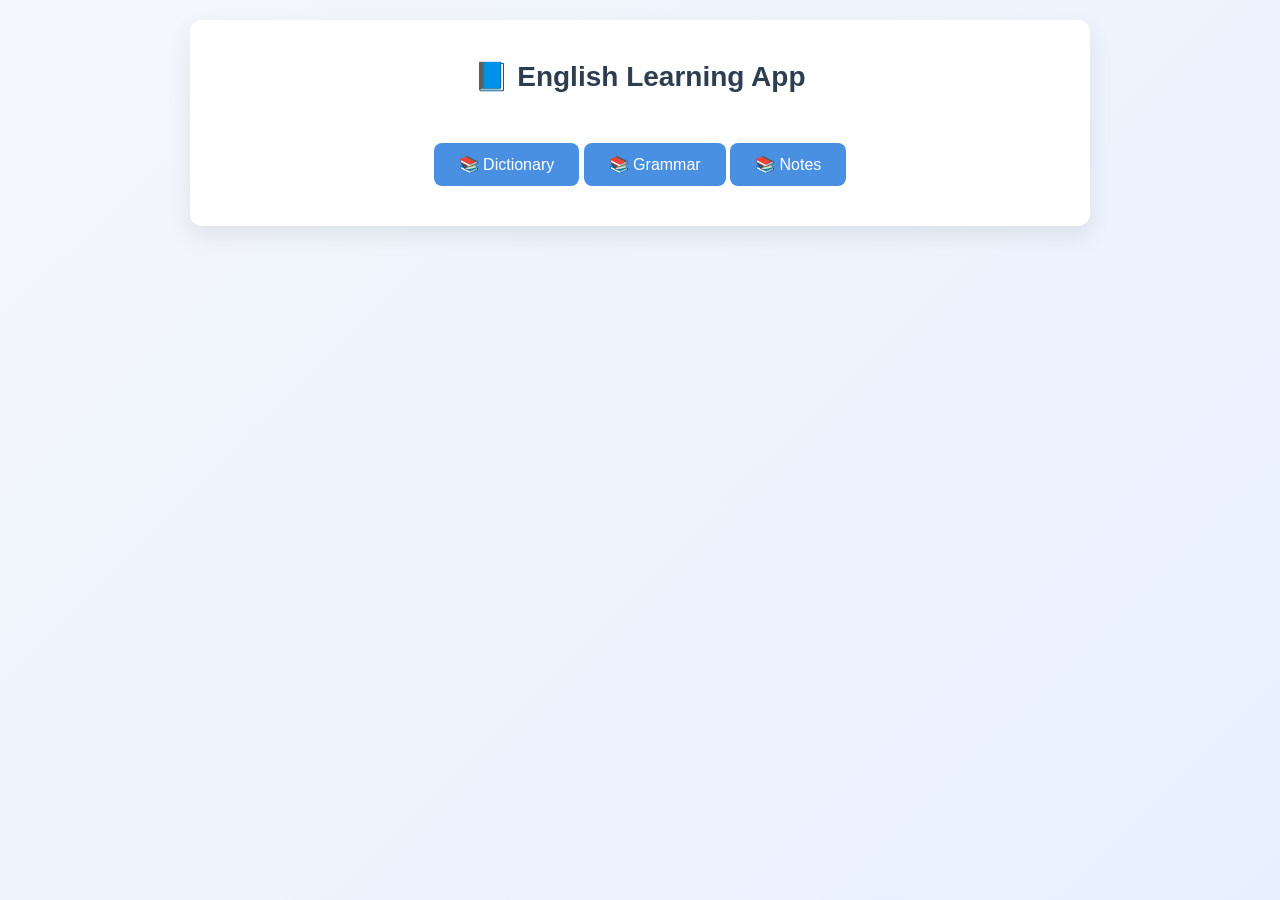
<file: index.html>
<!DOCTYPE html>
<html lang="az">
<head>
  <meta charset="UTF-8">
  <title>English Learning App</title>
  <link rel="stylesheet" href="css/style.css">
</head>
<body>

  <div class="container">
    <h1>📘 English Learning App</h1>
    <div class="menu">
      <a href="dictionary.html" class="btn">📚 Dictionary</a>
      <a href="grammar.html" class="btn">📚 Grammar</a>
      <a href="notes.html" class="btn">📚 Notes</a>
    </div>
  </div>

</body>
</html>
</file>
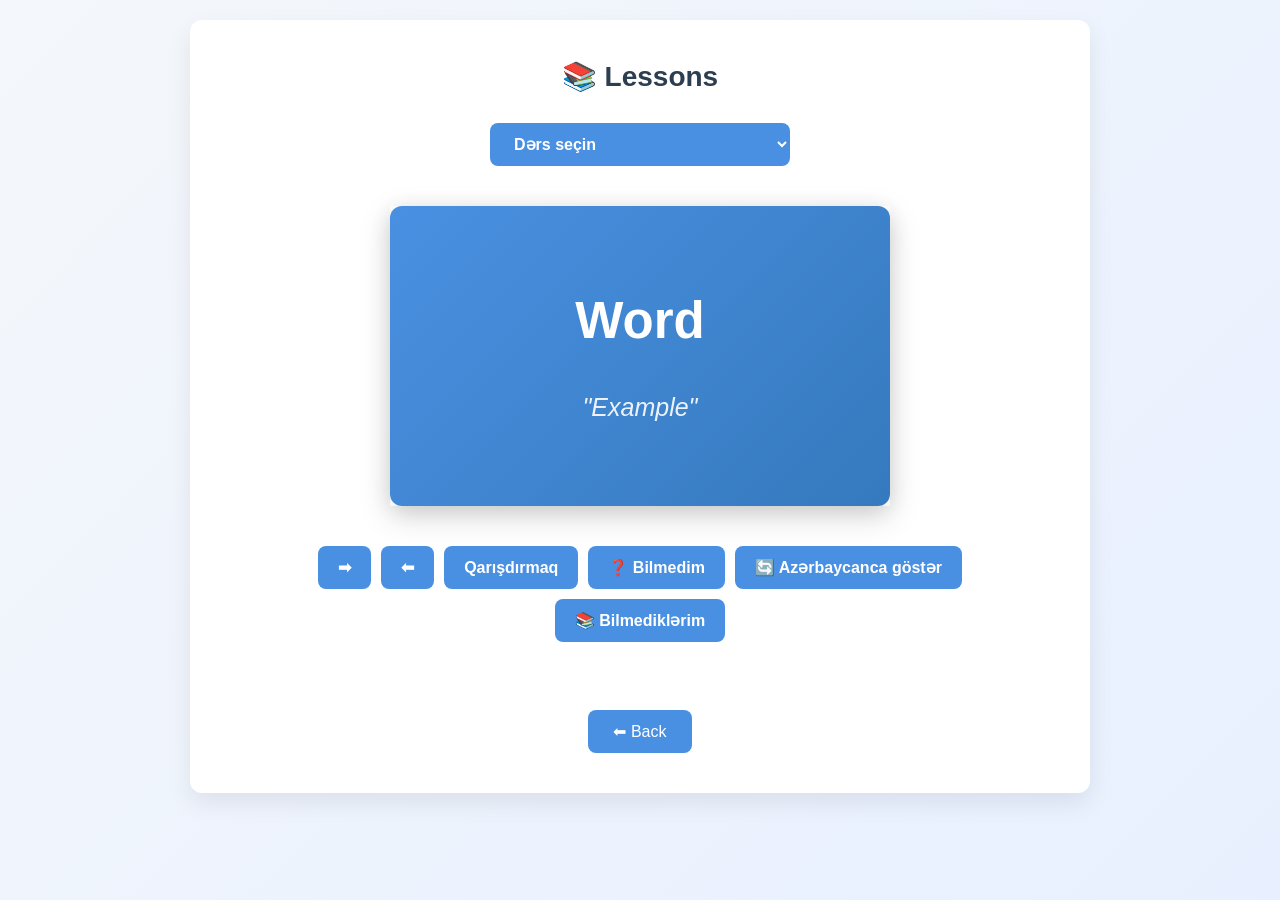
<file: dictionary.html>
<!DOCTYPE html>
<html lang="az">
<head>
  <meta name="viewport" content="width=device-width, initial-scale=1.0">
  <meta charset="UTF-8">
  <title>Lessons</title>
  <link rel="stylesheet" href="css/style.css">
</head>
<body>
  <div class="container">
    <h2>📚 Lessons</h2>

    <div class="lesson-selector">
      <select id="lesson-select" class="btn">
        <option value="" disabled selected>Dərs seçin</option>
      </select>
    </div>
    <div id="card-container">
      <div id="word-card" class="card">
        <div class="card-inner">
          <div class="card-front">
            <strong id="card-word">Word</strong>
            <small id="card-pronunciation-az" style="opacity: 0.7; display: block; margin-top: 10px;"></small>
            <br>
            <em id="card-example">"Example"</em>
          </div>
          <div class="card-back">
            <strong id="card-meaning">Meaning</strong>
            <br>
            <em id="card-example-az">"Nümunə"</em>
            <!-- Bildim düyməsi -->
            <button id="learned-btn" class="nav-btn" style="margin-top: 20px; display: none;">✅ Bildim</button>
          </div>
        </div>
      </div>
    </div>

    <div id="card-nav">
      <button id="next-btn" class="nav-btn">➡</button>
      <button id="prev-btn" class="nav-btn">⬅</button>
      <button id="shuffle-btn" class="nav-btn">Qarışdırmaq</button>
      <button id="unknown-btn" class="nav-btn">❓ Bilmedim</button>
      <button id="reverse-btn" class="nav-btn">🔄 Çevir</button>
      <button id="unknown-lesson-btn" class="nav-btn">📚 Bilmediklərim</button>
    </div>

    <br>
    <a href="index.html" class="btn">⬅ Back</a>
  </div>

  <script src="js/app.js"></script>
</body>
</html>
</file>
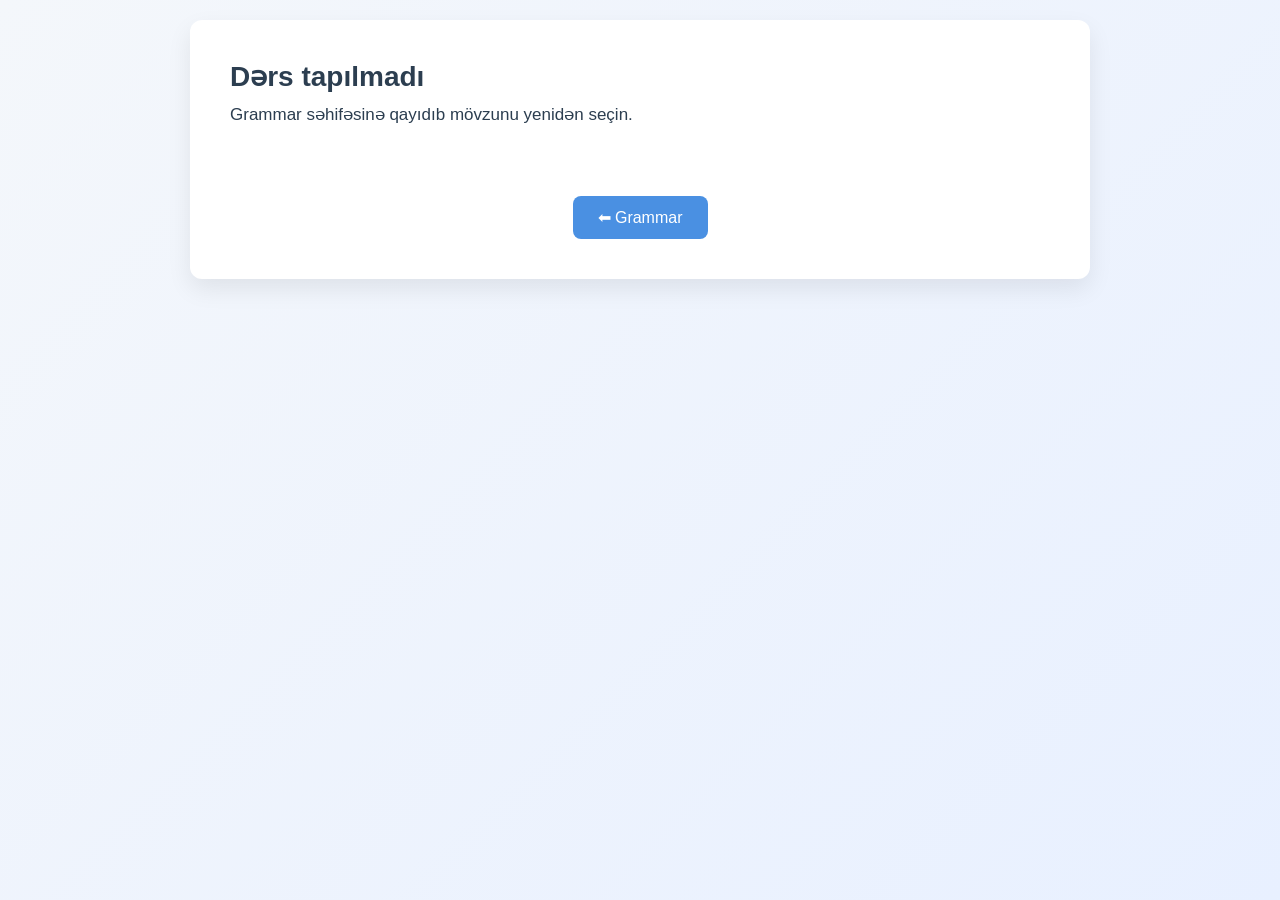
<file: grammar-lesson.html>
<!DOCTYPE html>
<html lang="az">
<head>
  <meta charset="UTF-8">
  <meta name="viewport" content="width=device-width, initial-scale=1.0">
  <title>Grammar lesson</title>
  <link rel="stylesheet" href="css/style.css">
  <link rel="stylesheet" href="css/grammar.css">
</head>
<body>
  <div class="container">
    <div id="lesson-content" class="lesson-body"></div>

    <div id="lesson-nav" class="lesson-nav"></div>

    <br>
    <a href="grammar.html" class="btn">⬅ Grammar</a>
  </div>

  <script src="js/grammar.js"></script>
</body>
</html>
</file>
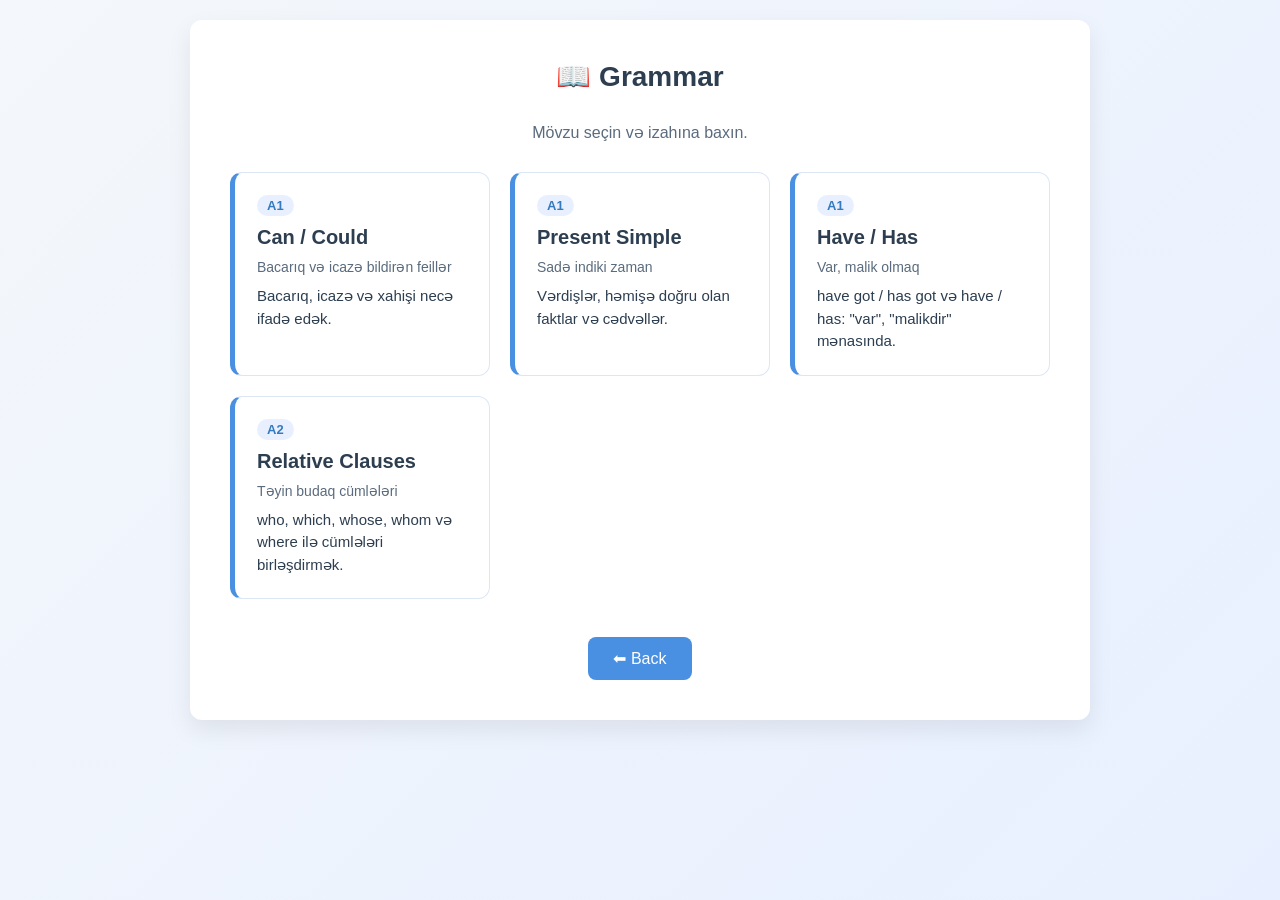
<file: grammar.html>
<!DOCTYPE html>
<html lang="az">
<head>
  <meta charset="UTF-8">
  <meta name="viewport" content="width=device-width, initial-scale=1.0">
  <title>Grammar</title>
  <link rel="stylesheet" href="css/style.css">
  <link rel="stylesheet" href="css/grammar.css">
</head>
<body>
  <div class="container">
    <h1>📖 Grammar</h1>
    <p class="page-intro">Mövzu seçin və izahına baxın.</p>

    <div id="grammar-list" class="grammar-grid"></div>

    <br>
    <a href="index.html" class="btn">⬅ Back</a>
  </div>

  <script src="js/grammar.js"></script>
</body>
</html>
</file>
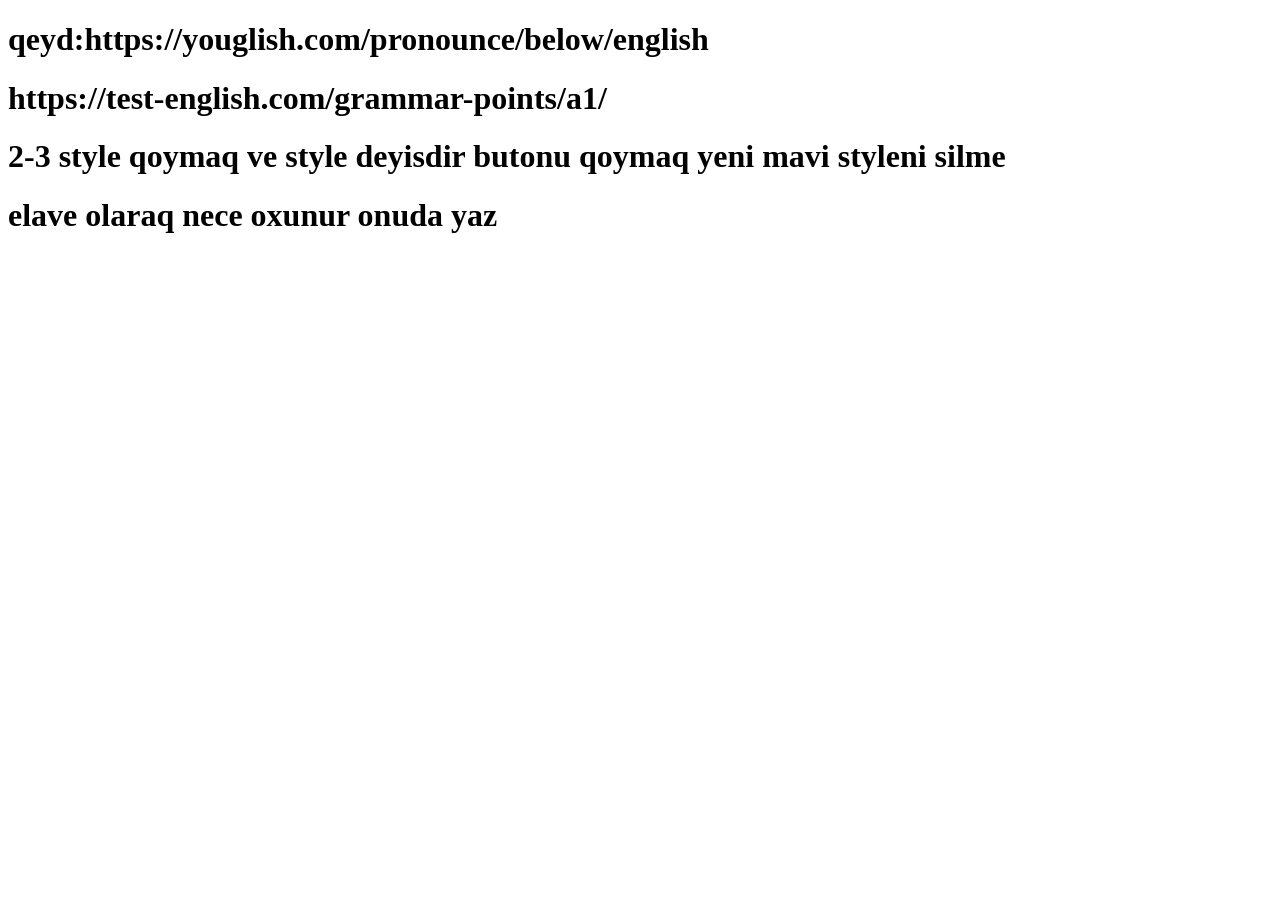
<file: notes.html>
<!DOCTYPE html>
<html lang="en">
<head>
    <meta charset="UTF-8">
    <meta name="viewport" content="width=device-width, initial-scale=1.0">
    <title>Notes</title>
</head>
<body>
    <div>
        <h1>qeyd:https://youglish.com/pronounce/below/english</h1>
    </div>
    <div>
        <h1>https://test-english.com/grammar-points/a1/</h1>
    </div>
    <div>
        <h1>2-3 style qoymaq ve style deyisdir butonu qoymaq yeni mavi styleni silme</h1>
        <h1>elave olaraq nece oxunur onuda yaz</h1>
    </div>
</body>
</html>
</file>
<file: css/style.css>
/* Reset */
* {
  margin: 0;
  padding: 0;
  box-sizing: border-box;
  font-family: Arial, Helvetica, sans-serif;
}

/* Body */
body {
  background: linear-gradient(135deg, #f4f7fb, #e8f0ff);
  min-height: 100vh;
  display: flex;
  justify-content: center;
  align-items: flex-start;   /* center → flex-start */
  padding: 20px;
}

/* Container */
.container {
  background: #ffffff;
  width: 90%;
  max-width: 900px;
  padding: 40px;
  border-radius: 12px;
  box-shadow: 0 10px 25px rgba(0, 0, 0, 0.08);
  text-align: center;
}

/* Headings */
h1, h2 {
  margin-bottom: 30px;
  color: #2c3e50;
  font-size: 28px;
}

/* Lesson Selector */
.lesson-selector {
  margin: 20px 0;
}

#lesson-select {
  padding: 12px 20px;
  background-color: #4a90e2;
  color: white;
  border: none;
  border-radius: 8px;
  font-size: 16px;
  font-weight: bold;
  cursor: pointer;
  width: 100%;
  max-width: 300px;
  margin: 0 auto;
}

#lesson-select:focus {
  outline: none;
}

/* Card container */
#card-container {
  display: flex;
  justify-content: center;
  margin: 40px 0;
  perspective: 1000px;
}

/* Card */
.card {
  width: 500px;
  height: 300px;
  cursor: pointer;
  box-shadow: 0 10px 30px rgba(0,0,0,0.15);
}

.card-inner {
  position: relative;
  width: 100%;
  height: 100%;
  transition: transform 0.8s;
  transform-style: preserve-3d;
  border-radius: 12px;
}

.card.flipped .card-inner {
  transform: rotateY(180deg);
}

.card-front, .card-back {
  position: absolute;
  width: 100%;
  height: 100%;
  backface-visibility: hidden;
  border-radius: 12px;
  display: flex;
  flex-direction: column;
  align-items: center;
  justify-content: center;
  padding: 30px;
  box-shadow: 0 4px 20px rgba(0,0,0,0.1);
  text-align: center;
}

.card-front {
  background: linear-gradient(135deg, #4a90e2, #357abd);
  color: white;
}

.card-back {
  background-color: #f8f9fa;
  color: #2c3e50;
  transform: rotateY(180deg);
}

.card-front strong, .card-back strong {
  font-size: 51px;
  margin-bottom: 15px;
}

.card-front em, .card-back em {
  font-size: 25px;
  opacity: 0.9;
}

/* Card navigation */
#card-nav {
  display: flex;
  justify-content: center;
  gap: 10px;
  margin: 30px 0;
  flex-wrap: wrap;
}

.nav-btn {
  padding: 12px 20px;
  background-color: #4a90e2;
  color: white;
  border: none;
  border-radius: 8px;
  cursor: pointer;
  font-size: 16px;
  font-weight: bold;
  transition: 0.3s ease;
}

.nav-btn:hover {
  background-color: #357abd;
  transform: translateY(-3px);
}

/* Back button spacing */
a.btn {
  margin-top: 20px;
  display: inline-block;
  padding: 12px 25px;
  font-size: 16px;
  background-color: #4a90e2;
  color: white;
  text-decoration: none;
  border-radius: 8px;
}

/* Responsive */
/* ================= RESPONSIVE ================= */

/* Planset və kiçik ekranlar */
@media (max-width: 768px) {
  .container {
    width: 95%;
    padding: 25px 15px;
  }

  h1, h2 {
    font-size: 22px;
    margin-bottom: 20px;
  }

  /* Kart: sabit 500px yerinə ekranın eninə uyğun */
  #card-container {
    margin: 25px 0;
  }

  .card {
    width: 100%;
    max-width: 500px;
    height: auto;
    min-height: 230px;
  }

  .card-inner {
    min-height: 230px;
    height: 100%;
  }

  .card-front, .card-back {
    padding: 20px 15px;
  }

  .card-front strong, .card-back strong {
    font-size: 26px;
    word-break: break-word;   /* uzun ifadələr sətri daşmasın */
  }

  .card-front em, .card-back em {
    font-size: 16px;
  }

  /* Düymələr: ekrana sığsın */
  #card-nav {
    gap: 8px;
  }

  .nav-btn {
    padding: 10px 14px;
    font-size: 14px;
    flex: 1 1 45%;            /* 2 cərgədə bərabər böyüsün */
  }

  .menu {
    display: flex;
    flex-direction: column;   /* əsas menyu düymələri alt-alta */
    gap: 12px;
    align-items: stretch;
  }

  .menu .btn {
    display: block;
    width: 100%;
  }

  a.btn {
    padding: 10px 20px;
    font-size: 15px;
  }

  /* Quiz hissəsi */
  #quiz-box input {
    width: 100%;
    max-width: 100%;
    box-sizing: border-box;
    padding: 12px;
    font-size: 16px;
    margin-bottom: 10px;
  }

  /* Selector tam en */
  #lesson-select {
    max-width: 100%;
  }
}

/* Çox kiçik telefonlar (iPhone SE və s.) */
@media (max-width: 400px) {
  .card-front strong, .card-back strong {
    font-size: 22px;
  }

  .card-front em, .card-back em {
    font-size: 14px;
  }

  .nav-btn {
    flex: 1 1 100%;           /* hər düymə öz sətrində */
  }
}

/* Telefonlarda üfüqi sürüşmənin qarşısını al */
html, body {
  overflow-x: hidden;
}

#learned-btn {
  background-color: #28a745; /* Yaşıl rəng */
  margin-top: 15px;
}
</file>
<file: css/grammar.css>
/* ---------- Grammar list ---------- */
.page-intro {
  color: #5a6b7d;
  margin-bottom: 30px;
}

.grammar-grid {
  display: grid;
  grid-template-columns: repeat(auto-fill, minmax(240px, 1fr));
  gap: 20px;
  text-align: left;
}

.grammar-card {
  display: flex;
  flex-direction: column;
  gap: 10px;
  padding: 22px;
  background: #ffffff;
  border: 1px solid #dce6f5;
  border-left: 5px solid #4a90e2;
  border-radius: 12px;
  text-decoration: none;
  color: #2c3e50;
  transition: transform 0.2s ease, box-shadow 0.2s ease;
}

.grammar-card:hover,
.grammar-card:focus-visible {
  transform: translateY(-4px);
  box-shadow: 0 10px 25px rgba(74, 144, 226, 0.2);
  outline: none;
}

.grammar-card h3 {
  font-size: 20px;
}

.grammar-card .card-az {
  font-size: 14px;
  color: #5a6b7d;
}

.grammar-card .card-summary {
  font-size: 15px;
  line-height: 1.5;
}

.level-badge {
  align-self: flex-start;
  padding: 3px 10px;
  border-radius: 20px;
  background: #e8f0ff;
  color: #357abd;
  font-size: 13px;
  font-weight: bold;
}

/* ---------- Lesson page ---------- */
.lesson-body {
  text-align: left;
}

.lesson-body h1 {
  margin-bottom: 8px;
}

.lesson-body .lesson-az {
  color: #5a6b7d;
  margin-bottom: 20px;
}

.lesson-body .lesson-intro {
  font-size: 17px;
  line-height: 1.6;
  margin-bottom: 30px;
  color: #2c3e50;
}

.lesson-section {
  margin-bottom: 32px;
}

.lesson-section h2 {
  font-size: 22px;
  margin-bottom: 12px;
}

.lesson-section p {
  font-size: 16px;
  line-height: 1.6;
  margin-bottom: 12px;
  color: #2c3e50;
}

.lesson-note {
  padding: 12px 16px;
  background: #fff8e1;
  border-left: 4px solid #f5b301;
  border-radius: 6px;
  font-size: 15px;
  line-height: 1.5;
  margin-top: 12px;
}

.example-list {
  list-style: none;
  display: flex;
  flex-direction: column;
  gap: 8px;
}

.example-list li {
  padding: 10px 14px;
  background: #f4f7fb;
  border-radius: 8px;
}

.example-list .ex-en {
  display: block;
  font-weight: bold;
  color: #357abd;
}

.example-list .ex-az {
  display: block;
  font-size: 14px;
  color: #5a6b7d;
  margin-top: 2px;
}

.table-wrap {
  overflow-x: auto;
}

.lesson-table {
  width: 100%;
  border-collapse: collapse;
  font-size: 15px;
}

.lesson-table th,
.lesson-table td {
  padding: 10px 12px;
  border: 1px solid #dce6f5;
  text-align: left;
}

.lesson-table th {
  background: #4a90e2;
  color: #ffffff;
}

.lesson-nav {
  display: flex;
  justify-content: space-between;
  gap: 10px;
  flex-wrap: wrap;
  margin-top: 20px;
}

.lesson-nav a {
  display: inline-block;
  padding: 10px 18px;
  border: 1px solid #4a90e2;
  border-radius: 8px;
  color: #357abd;
  text-decoration: none;
  font-weight: bold;
}

@media (max-width: 768px) {
  .grammar-grid {
    grid-template-columns: 1fr;
  }

  .lesson-body .lesson-intro {
    font-size: 16px;
  }

  .lesson-section h2 {
    font-size: 19px;
  }
}
</file>
